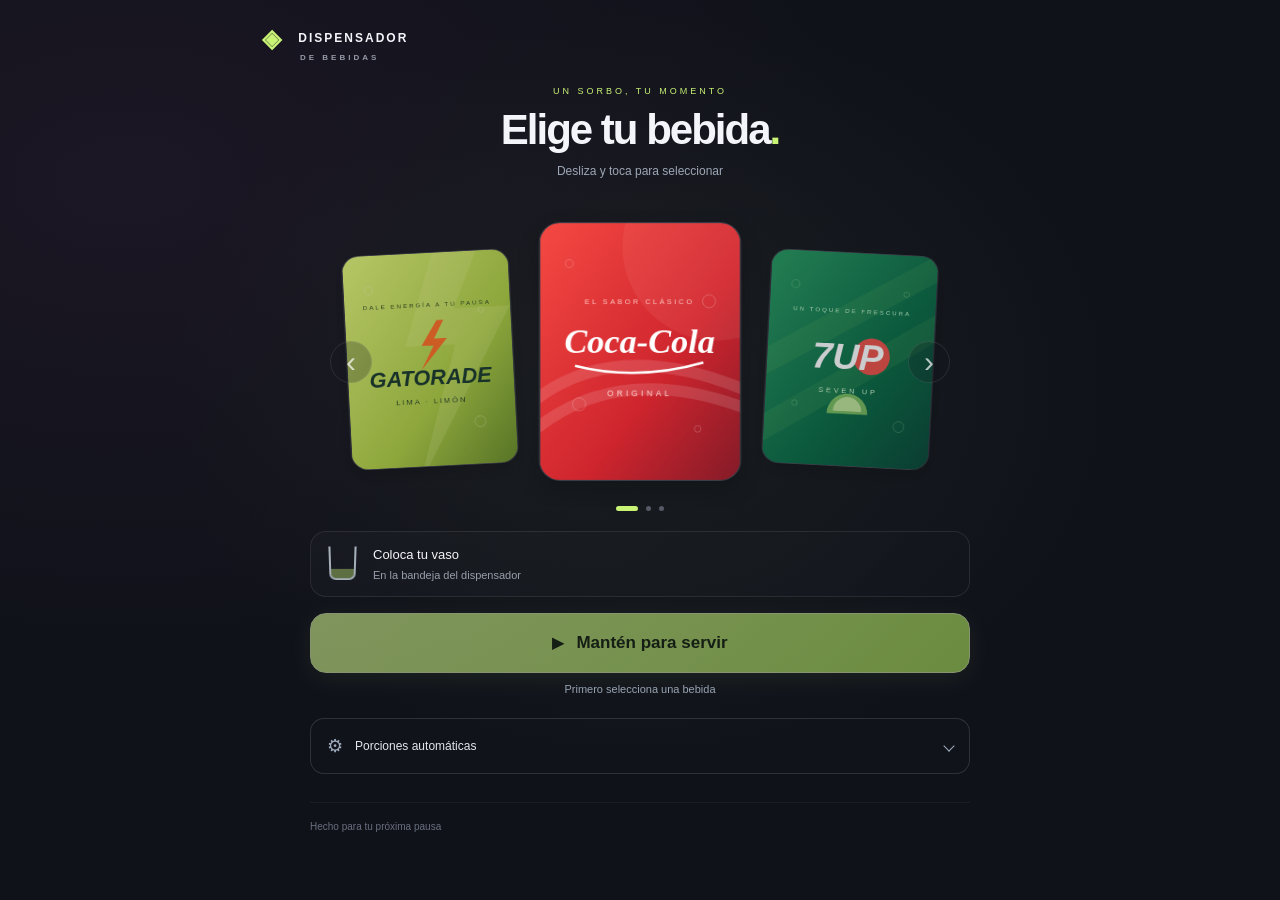
<file: index.html>
<!doctype html>
<html lang="es">
<head>
  <meta charset="utf-8">
  <meta name="viewport" content="width=device-width, initial-scale=1">
  <meta name="theme-color" content="#10121a">
  <title>Elige tu bebida · Dispensador</title>
  <link rel="stylesheet" href="css/styles.css">
  <script src="js/dispenser.js" defer></script>
  <script src="js/app.js" defer></script>
</head>
<body>
  <main class="dispenser">
    <header class="topbar"><span class="wordmark"><span class="brand-symbol">◈</span> DISPENSADOR <small>DE BEBIDAS</small></span></header>
    <section class="intro"><p class="eyebrow">UN SORBO, TU MOMENTO</p><h1>Elige tu bebida<span>.</span></h1><p id="guidance">Desliza y toca para seleccionar</p></section>
    <section class="selection" aria-label="Selección de bebida">
      <div class="carousel" id="carousel" aria-label="Carrusel de bebidas">
        <button class="arrow previous" id="previous" aria-label="Bebida anterior">‹</button>
        <div class="cards" id="cards">
          <button class="drink" data-index="0" aria-label="Coca-Cola" aria-pressed="false"><img src="assets/cola.svg" alt="Panel rojo de Coca-Cola" draggable="false"><span class="selected-label">Seleccionada</span><span class="card-footer">01 <span>TOCA PARA SELECCIONAR</span></span></button>
          <button class="drink" data-index="1" aria-label="Seven Up" aria-pressed="false"><img src="assets/seven.svg" alt="Panel verde de Seven Up" draggable="false"><span class="selected-label">Seleccionada</span><span class="card-footer">02 <span>TOCA PARA SELECCIONAR</span></span></button>
          <button class="drink" data-index="2" aria-label="Gatorade lima-limón" aria-pressed="false"><img src="assets/gatorade.svg" alt="Panel amarillo verdoso de Gatorade lima-limón" draggable="false"><span class="selected-label">Seleccionada</span><span class="card-footer">03 <span>TOCA PARA SELECCIONAR</span></span></button>
        </div>
        <button class="arrow next" id="next" aria-label="Bebida siguiente">›</button>
      </div>
      <div class="pagination" aria-hidden="true"><i></i><i></i><i></i></div>
    </section>
    <section class="control" aria-label="Estado del dispensador">
      <div class="glass" aria-hidden="true"><div class="liquid"></div><i></i><i></i><i></i></div>
      <div class="status-copy"><p id="status" role="status" aria-live="polite">Coloca tu vaso</p><p id="hint">En la bandeja del dispensador</p></div>
    </section>
    <section class="manual-control" aria-label="Servido manual">
      <div class="pour-visual" aria-hidden="true"><span></span><i></i><i></i><i></i></div>
      <button id="manual-serve" class="manual-serve" type="button" disabled><span class="serve-icon" aria-hidden="true">▶</span><span id="manual-label">Mantén para servir</span></button>
      <p id="manual-help">Primero selecciona una bebida</p>
    </section>
    <details class="portion" id="automatic-portions">
      <summary><span class="portion-settings" aria-hidden="true">⚙</span><span id="automatic-label">Porciones automáticas</span><span class="portion-chevron" aria-hidden="true"></span></summary>
      <div class="portion-inner">
      <div class="portion-heading"><h2 id="portion-title">¿Cuánto te servimos?</h2><span id="portion-summary" aria-live="polite">Primero elige tu bebida</span></div>
      <div class="portion-options" role="group" aria-label="Tamaño de la porción" style="--portion-index:1">
        <span class="portion-highlight" aria-hidden="true"></span>
        <button class="portion-button" type="button" data-ounces="4" aria-pressed="false" disabled><span class="portion-action">SERVIR</span><span class="portion-volume">4 <small>oz</small></span><span class="portion-time">≈ 4,1 s</span></button>
        <button class="portion-button" type="button" data-ounces="6" aria-pressed="true" disabled><span class="portion-action">SERVIR</span><span class="portion-volume">6 <small>oz</small></span><span class="portion-time">≈ 6,1 s</span></button>
        <button class="portion-button" type="button" data-ounces="8" aria-pressed="false" disabled><span class="portion-action">SERVIR</span><span class="portion-volume">8 <small>oz</small></span><span class="portion-time">≈ 8,1 s</span></button>
      </div>
      <p class="portion-note">Un toque inicia · Parada automática al terminar</p>
      </div>
    </details>
    <footer>Hecho para tu próxima pausa</footer>
  </main>
</body>
</html>
</file>
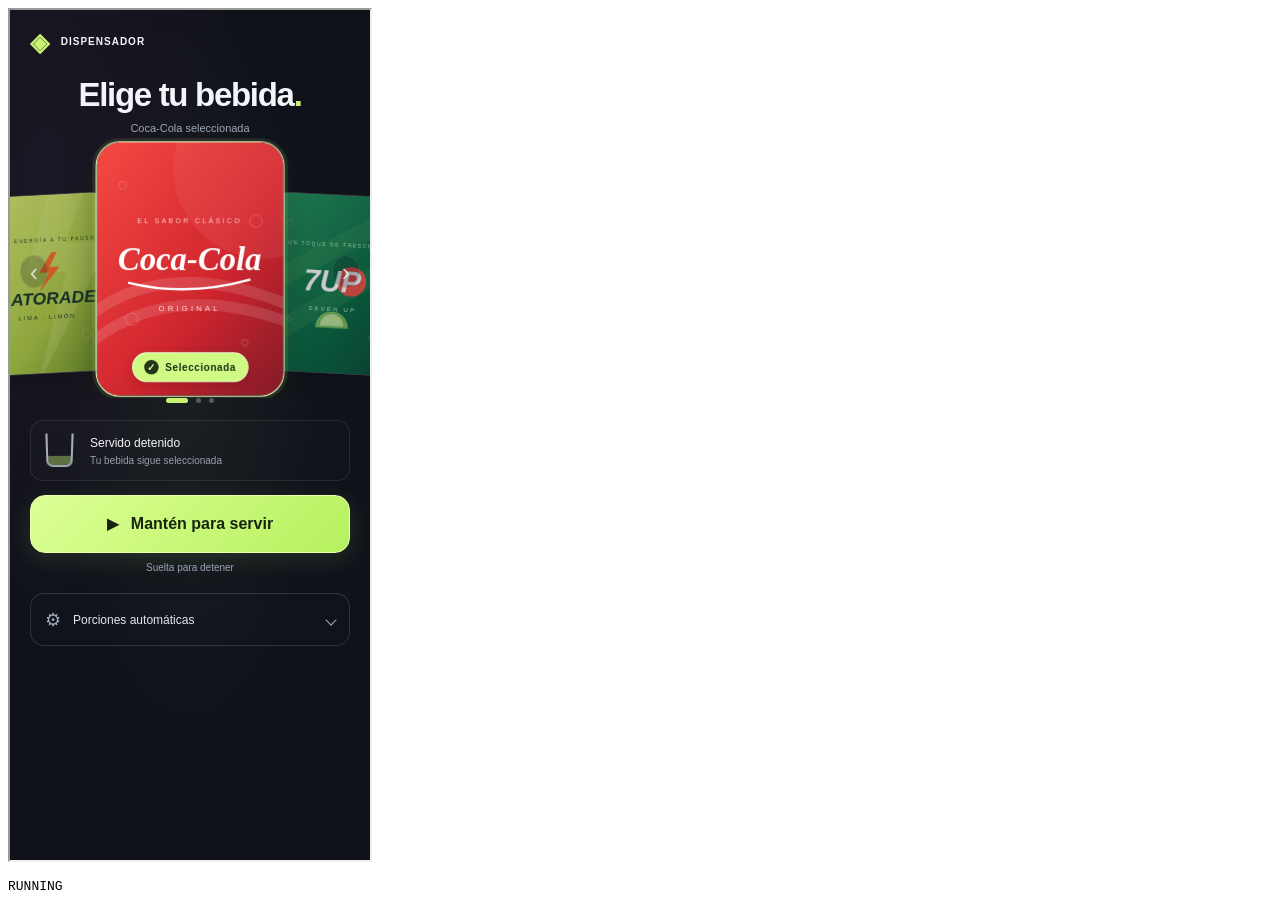
<file: tests/interaction.html>
<!doctype html><meta charset="utf-8"><iframe src="../index.html" style="width:360px;height:850px"></iframe><pre id="result">RUNNING</pre><script>
const frame=document.querySelector('iframe'),results=[],errors=[];
frame.addEventListener('load',async()=>{
const w=frame.contentWindow,d=w.document,c=[...d.querySelectorAll('.drink')],area=d.querySelector('#carousel');
w.addEventListener('error',e=>errors.push(e.message));
const delay=ms=>new Promise(r=>setTimeout(r,ms));
const check=(name,ok)=>results.push((ok?'PASS ':'FAIL ')+name);
const active=()=>d.body.classList.contains('serving');
const panel=d.querySelector('#automatic-portions'),manual=d.querySelector('#manual-serve');
check('Automatic portions initially collapsed',!panel.open);
manual.setPointerCapture=()=>{};manual.hasPointerCapture=()=>false;
const selected=()=>c.findIndex(x=>x.getAttribute('aria-pressed')==='true');
const sizes=[...d.querySelectorAll('.portion-button')];
const chosenSize=()=>Number(sizes.find(x=>x.getAttribute('aria-pressed')==='true').dataset.ounces);
check('Default portion is 6 oz',chosenSize()===6);
sizes[0].click();check('Portion actions require a selected drink',sizes.every(x=>x.disabled)&&!active()&&selected()===-1);
// Synthetic PointerEvents do not create browser active pointers: stub capture only.
c.forEach(x=>{x.setPointerCapture=()=>{};x.hasPointerCapture=()=>false;});
function point(type,card=c[0],extra={}){const r=card.getBoundingClientRect();card.dispatchEvent(new w.PointerEvent(type,{bubbles:true,pointerId:1,isPrimary:true,button:0,clientX:r.x+r.width/2,clientY:r.y+r.height/2,...extra}));}
function key(type,k,card=c[0],repeat=false){card.dispatchEvent(new w.KeyboardEvent(type,{key:k,bubbles:true,cancelable:true,repeat}));}
point('pointerdown');await delay(360);check('Hold without selection does not serve',!active()&&selected()===-1);point('pointerup');
point('pointerdown');point('pointerup');check('First tap selects only',selected()===0&&!active());
point('pointerdown');point('pointerup');await delay(340);check('Short second tap does not serve',!active());
point('pointerdown');await delay(350);check('Second hold serves',active());
check('Portion buttons locked while serving',sizes.every(x=>x.disabled));sizes[0].click();check('Portion cannot change during serving',chosenSize()===6);
const old=selected();d.querySelector('#next').click();check('Carousel locked while serving',selected()===old);
point('pointerdown',c[1],{pointerId:2,isPrimary:false});point('pointerup',c[1],{pointerId:2,isPrimary:false});check('Additional pointer ignored',active());
point('pointerup');check('Release stops and retains selection',!active()&&selected()===0);
check('Portion retained and unlocked after release',chosenSize()===6&&sizes.every(x=>!x.disabled));
point('pointerdown');await delay(350);point('pointermove',c[0],{clientX:-20});check('Leaving area stops',!active());point('pointermove');await delay(350);check('Reentry does not restart',!active());point('pointerup');
point('pointerdown');await delay(350);point('pointercancel');check('Pointer cancellation stops',!active());
point('pointerdown');await delay(350);point('lostpointercapture');check('Lost capture stops',!active());
point('pointerdown');await delay(350);w.dispatchEvent(new Event('blur'));check('Blur stops',!active());
point('pointerdown');await delay(350);Object.defineProperty(d,'hidden',{configurable:true,value:true});d.dispatchEvent(new Event('visibilitychange'));check('Hidden page stops',!active());Object.defineProperty(d,'hidden',{configurable:true,value:false});
point('pointerdown');await delay(350);w.dispatchEvent(new Event('pagehide'));check('Page exit stops',!active());
point('pointerdown');const r=c[0].getBoundingClientRect();point('pointermove',c[0],{clientX:r.x-70});point('pointerup',c[0],{clientX:r.x-70});await delay(350);check('Swipe clears selection and never serves',selected()===-1&&!active());
c[1].focus();key('keydown','Enter',c[1]);check('Enter selects focused card',selected()===1);key('keydown',' ',c[1]);key('keydown',' ',c[1],true);await delay(350);check('Space hold serves',active());key('keyup',' ',c[1]);check('Space release stops',!active());
check('360px no horizontal page overflow',d.documentElement.scrollWidth<=360);
check('All local images loaded',Array.from(d.images).every(x=>x.complete&&x.naturalWidth>0));
frame.style.width='1100px';await delay(400);check('Desktop no horizontal overflow',d.documentElement.scrollWidth<=1100);
const demo=w.createDemoDispenser();await demo.stop({sessionId:99});await demo.start({sessionId:99,drinkId:0});check('Canceled adapter session cannot restart',!demo.getState().serving);await demo.start({sessionId:100,drinkId:0});await demo.start({sessionId:100,drinkId:0});check('Adapter duplicate start is idempotent',demo.getState().sessionId===100);await demo.stop({sessionId:100});await demo.stop({sessionId:100});check('Adapter duplicate stop is idempotent',!demo.getState().serving);
await demo.start({sessionId:101,drinkId:1,portionOz:8});check('Adapter retains requested portion',demo.getState().portionOz===8);await demo.stop({sessionId:101});let rejected=false;try{await demo.start({sessionId:102,drinkId:0,portionOz:12});}catch(e){rejected=true;}check('Adapter rejects unsupported portions',rejected&&!demo.getState().serving);
const timing=w.DispenserTiming;
check('Provisional duration calculation',[4,6,8].every(oz=>Math.abs(timing.estimateMs(0,oz)-oz*29.57353/1750*60000)<.01)&&timing.flowMlPerMinute.every(flow=>flow===1750));
timing.flowMlPerMinute=[12000,12000,12000];
for(const [i,oz] of [4,6,8].entries()){
  panel.open=true;
  sizes[i].click();await delay(20);
  check(`${oz} oz closes panel and shows serving quantity`,!panel.open&&d.querySelector('#automatic-label').textContent===`Sirviendo ${oz} oz`);
  check(`${oz} oz single click starts automatically`,active()&&chosenSize()===oz&&d.querySelector('#hint').textContent.includes(`${oz} oz`));
  key('keyup',' ',sizes[i]);check(`${oz} oz release does not stop automatic mode`,active());
  sizes[(i+1)%3].click();check(`${oz} oz duplicate activation blocked`,chosenSize()===oz&&sizes.every(x=>x.disabled));
  await delay(timing.estimateMs(1,oz)+80);
  check(`${oz} oz automatically completes`,!active()&&d.querySelector('#status').textContent==='Proceso finalizado'&&selected()===1);
  await delay(1550);check(`${oz} oz deselects after 1.5 seconds`,selected()===-1&&manual.disabled&&sizes.every(x=>x.disabled));
  check(`${oz} oz keeps last drink centered at normal size without a label`,c[1].style.zIndex==='3'&&c[1].style.transform.includes('scale(0.94)')&&w.getComputedStyle(c[1].querySelector('.selected-label')).display==='none');
  key('keydown','Enter',c[1]);check(`${oz} oz can be selected again without serving`,selected()===1&&!active()&&!c[1].classList.contains('is-last'));
}
sizes[0].click();await delay(100);w.dispatchEvent(new Event('blur'));check('Automatic serving can be interrupted on blur',!active());
sizes[2].click();await delay(550);check('Old deadline cannot stop a new serving session',active()&&chosenSize()===8);await delay(750);check('New session finishes on its own deadline',!active());
sizes[1].click();await delay(20);w.dispatchEvent(new Event('blur'));check('Automatic mode stops on blur',!active());
sizes[1].click();await delay(20);Object.defineProperty(d,'hidden',{configurable:true,value:true});d.dispatchEvent(new Event('visibilitychange'));check('Automatic mode stops on hidden page',!active());Object.defineProperty(d,'hidden',{configurable:true,value:false});
timing.flowMlPerMinute[1]=0;w.dispatchEvent(new Event('resize'));check('Invalid flow disables automatic actions',sizes.every(x=>x.disabled));timing.flowMlPerMinute[1]=12000;
frame.style.width='360px';panel.open=true;await delay(400);check('Large portion buttons fit at 360px',d.documentElement.scrollWidth<=360&&sizes.every(x=>x.getBoundingClientRect().width>=80));panel.open=false;
check('Manual button fits above fold at 360px',manual.getBoundingClientRect().bottom<740);
panel.open=true;const manualTop=manual.getBoundingClientRect().top;point('pointerdown',manual);check('Manual pointer press closes automatic portions immediately',!panel.open&&!active());await delay(350);check('Large manual button starts after hold',active()&&d.querySelector('#manual-label').textContent==='Sirviendo…');check('Manual hold target stays stationary during animation',Math.abs(manual.getBoundingClientRect().top-manualTop)<1);point('pointerup',manual);check('Large manual button release stops',!active());
point('pointerdown',manual);point('pointerup',manual);await delay(350);check('Manual short tap never serves',!active());
point('pointerdown',manual);await delay(350);point('pointermove',manual,{clientX:-5});check('Leaving manual button stops',!active());point('pointermove',manual);await delay(350);check('Reentry into manual button does not restart',!active());point('pointerup',manual);
point('pointerdown',manual);await delay(350);point('pointercancel',manual);check('Manual button cancellation stops',!active());
point('pointerdown',manual);await delay(350);point('lostpointercapture',manual);check('Manual button lost capture stops',!active());
panel.open=true;manual.focus();key('keydown','Enter',manual);check('Manual keyboard press closes automatic portions immediately',!panel.open&&!active());await delay(350);check('Manual button keyboard Enter hold serves',active());key('keyup','Enter',manual);check('Manual button Enter release stops',!active());
key('keydown',' ',manual);key('keydown',' ',manual,true);await delay(350);check('Manual button keyboard Space hold serves',active());key('keyup',' ',manual);check('Manual button Space release stops',!active());
await delay(1100);check('Manual selection remains before 1.5 seconds',selected()===1&&c[1].style.transform.includes('scale(1.11)'));await delay(450);check('Manual release deselects after 1.5 seconds',selected()===-1&&c[1].style.transform.includes('scale(0.94)')&&!active());
point('pointerdown',c[1]);point('pointerup',c[1]);check('Last drink requires a fresh selection tap',selected()===1&&!active());
point('pointerdown',manual);await delay(350);point('pointerup',manual);await delay(1100);point('pointerdown',manual);await delay(500);check('Previous reset cannot deselect a new serving session',active()&&selected()===1);point('pointerup',manual);
key('keydown','Enter',c[0]);await delay(1600);check('Previous reset cannot clear a new drink selection',selected()===0&&!active());
check('No observed JavaScript errors',errors.length===0);document.querySelector('#result').textContent=results.join('\n')+'\n'+errors.join('\n');
});
</script>
</file>
<file: css/styles.css>
:root{color-scheme:dark;font-family:Arial,Helvetica,sans-serif;color:#f4f5fa;background:#10121a;--accent:#c9f375}*{box-sizing:border-box}body{margin:0;min-height:100vh;background:radial-gradient(ellipse at 50% 43%,#27302966,transparent 52%),radial-gradient(ellipse at 10% 20%,#32203855,transparent 45%),#10121a}button{font:inherit;color:inherit;cursor:pointer}button:focus-visible{outline:3px solid #fff;outline-offset:6px}.dispenser{max-width:1080px;margin:auto;padding:30px 42px 24px}.topbar{display:flex;align-items:center;justify-content:space-between;gap:15px}.wordmark{font-size:12px;letter-spacing:2px;font-weight:700}.brand-symbol{font-size:25px;color:var(--accent);vertical-align:middle;margin-right:10px}.wordmark small{display:block;font-size:8px;letter-spacing:3px;margin:0 0 0 38px;color:#969aa8}.demo{border:1px solid #ffffff18;border-radius:30px;padding:9px 12px;font-size:11px;color:#b9bec9;white-space:nowrap}.demo i{display:inline-block;width:6px;height:6px;border-radius:50%;background:var(--accent);margin-right:6px}.intro{text-align:center;margin:52px 0 10px}.eyebrow{font-size:10px;letter-spacing:3px;color:var(--accent)}h1{font-size:clamp(34px,5vw,56px);letter-spacing:-2px;margin:14px 0}h1 span{color:var(--accent)}.intro>p:last-child{font-size:14px;color:#9499a9}.carousel{height:370px;position:relative;overflow:hidden;margin-top:24px;touch-action:pan-y;user-select:none;-webkit-user-select:none;-webkit-touch-callout:none}.cards{position:absolute;inset:0}.drink{padding:0;border:1px solid #ffffff30;border-radius:22px;position:absolute;width:245px;height:325px;left:50%;top:22px;overflow:hidden;box-shadow:0 18px 45px #0007;transition:transform .35s ease,opacity .35s ease,box-shadow .25s;transform:translateX(-50%);background:#252835;touch-action:pan-y}.drink img{width:100%;height:100%;object-fit:cover;pointer-events:none}.drink.is-selected{border:2px solid #efffc4;box-shadow:0 0 0 5px #d8ff8820,0 0 34px #c9f37530,0 18px 45px #0007}.selected-label{display:none;position:absolute;top:15px;left:50%;transform:translateX(-50%);background:#101a13cc;color:#edffd4;padding:7px 13px;border-radius:30px;font-size:10px;letter-spacing:.5px}.is-selected .selected-label{display:block}.card-footer{position:absolute;bottom:17px;left:19px;right:19px;display:flex;justify-content:space-between;align-items:center;font-size:11px;color:#fff9}.card-footer span{font-size:8px;letter-spacing:1px}.arrow{position:absolute;top:155px;z-index:5;width:42px;height:42px;border:1px solid #ffffff18;border-radius:50%;background:#15192340;color:#ffffffb3;font-size:30px;line-height:30px}.previous{left:9%}.next{right:9%}.arrow:disabled{opacity:.3;cursor:default}.pagination{display:flex;gap:8px;justify-content:center}.pagination i{width:5px;height:5px;border-radius:6px;background:#555a66;transition:width .3s}.pagination i.active{width:22px;background:var(--accent)}.explore{text-align:center;color:#979cac;font-size:11px;margin:15px 0 25px}.control{max-width:660px;display:flex;align-items:center;gap:20px;margin:0 auto;padding:19px 23px;background:#ffffff04;border:1px solid #ffffff12;border-radius:16px}.status-copy{flex:1}.status-copy p:first-child{font-size:14px;margin:0 0 7px}.status-copy p:last-child{font-size:11px;color:#989eab;margin:0}.stop{background:#ffffff08;border:1px solid #ffffff20;padding:11px 15px;border-radius:9px;font-size:12px}.stop span{font-size:9px;margin-right:6px;color:#ff9595}.stop:disabled{opacity:.4;cursor:default}.glass{position:relative;flex:none;width:27px;height:34px;border:2px solid #a4afb8;border-top:0;border-radius:0 0 7px 7px;overflow:hidden;transform:perspective(60px) rotateX(-9deg)}.liquid{position:absolute;bottom:0;height:10px;width:100%;background:#c9f37566}.glass i{position:absolute;bottom:-5px;width:3px;height:3px;border-radius:50%;background:#e8ffc2;left:6px;opacity:0}.glass i:nth-of-type(2){left:17px;animation-delay:.35s!important}.glass i:nth-of-type(3){left:11px;animation-delay:.7s!important}.serving .glass i{animation:bubble 1s linear infinite}.serving .liquid{animation:ripple .6s alternate infinite}.serving #status{color:var(--accent)}@keyframes bubble{0%{opacity:0;transform:translateY(0)}30%{opacity:1}100%{opacity:0;transform:translateY(-32px)}}@keyframes ripple{to{transform:skewY(7deg)}}.instructions{display:flex;justify-content:center;gap:24px;margin:26px auto 42px;color:#939aa8;font-size:10px;max-width:730px}.instructions span{flex:1;line-height:1.8}.instructions b{display:inline-grid;place-items:center;width:19px;height:19px;background:#ffffff08;border-radius:50%;margin-right:4px;color:#d0d5de;font-size:9px}footer{display:flex;justify-content:space-between;border-top:1px solid #ffffff0c;padding-top:18px;font-size:10px;color:#686f7e}footer span{font-size:8px;letter-spacing:1.5px}@media(max-width:600px){.dispenser{padding:22px 16px}.wordmark{font-size:9px;letter-spacing:1px}.wordmark small{font-size:7px;margin-left:30px;letter-spacing:1.5px}.brand-symbol{margin-right:5px;font-size:22px}.demo{font-size:9px;padding:8px}.intro{margin-top:40px}h1{letter-spacing:-1.5px}.carousel{height:340px;margin-left:-16px;margin-right:-16px}.drink{width:218px;height:295px;top:20px}.previous{left:8px}.next{right:8px}.arrow{width:30px;height:36px;top:147px;background:#10121a33}.control{padding:17px 14px;gap:12px}.status-copy p:first-child{font-size:12px}.status-copy p:last-child{font-size:10px}.stop{padding:10px;font-size:11px}.instructions{flex-direction:column;gap:10px;margin:22px 12px 30px}.instructions span{font-size:11px}footer{font-size:9px;gap:12px}footer span{font-size:7px;text-align:right;max-width:120px}}@media(prefers-reduced-motion:reduce){*,*::before,*::after{animation:none!important;transition:none!important}}

/* Animated portion selector */
.portion{max-width:660px;margin:0 auto 22px}.portion-heading{display:flex;justify-content:space-between;align-items:center;gap:10px;margin:0 3px 12px}.portion-heading h2{margin:0;font-size:14px;font-weight:500}.portion-heading>span{font-size:10px;color:var(--accent)}.portion-options{position:relative;isolation:isolate;display:grid;grid-template-columns:repeat(3,minmax(0,1fr));padding:5px;border:1px solid #ffffff16;border-radius:15px;background:#ffffff04}.portion-highlight{position:absolute;z-index:-1;top:5px;bottom:5px;left:5px;width:calc((100% - 10px)/3);border-radius:10px;background:linear-gradient(135deg,#d4fa8d,#a9d85f);box-shadow:0 0 22px #c9f37516;transform:translateX(calc(var(--portion-index)*100%));transition:transform .28s cubic-bezier(.22,1,.36,1)}.portion-button{display:flex;align-items:center;justify-content:center;gap:12px;min-height:58px;min-width:0;padding:10px;border:0;border-radius:10px;background:transparent;color:#a3aab9;font-size:22px;font-weight:700;transition:color .2s,transform .2s;touch-action:manipulation}.portion-button small{font-size:11px;font-weight:400}.portion-button[aria-pressed=true]{color:#1c3014}.portion-button:not(:disabled):hover{transform:translateY(-2px)}.portion-button:disabled{cursor:default}.portion-button:disabled:not([aria-pressed=true]){opacity:.4}.portion-cup{position:relative;display:block;width:17px;border:1.5px solid currentColor;border-top-width:2px;border-radius:2px 2px 5px 5px;transform:skewX(-3deg);opacity:.8}.portion-cup::after{content:'';position:absolute;left:2px;right:2px;bottom:3px;height:38%;background:currentColor;opacity:.35;border-radius:1px 1px 2px 2px}.portion-cup.small{height:18px}.portion-cup.medium{height:23px}.portion-cup.large{height:28px}.portion-note{text-align:center;color:#858d9b;font-size:10px;margin:10px 0 0}@media(max-width:600px){.portion{margin-bottom:18px}.portion-heading h2{font-size:13px}.portion-button{min-height:54px;gap:10px;font-size:20px}}@media(prefers-reduced-motion:reduce){.portion-highlight,.portion-button{transition:none}}

/* Prominent, individual portion actions */
.portion{max-width:660px;margin:0 auto 22px;padding:20px;background:linear-gradient(140deg,#232936,#191e28);border:1px solid #ffffff20;border-radius:20px;box-shadow:0 14px 35px #0002}.portion-heading{margin-bottom:17px}.portion-heading h2{font-size:17px;font-weight:700;letter-spacing:-.3px}.portion-heading>span{font-size:10px;color:#b7c0cf;text-align:right}.portion-options{gap:10px;padding:0;border:0;background:transparent}.portion-highlight{display:none}.portion-button{flex-direction:column;gap:4px;min-height:114px;background:linear-gradient(145deg,#d6fa98,#a9d764);border:1px solid #e6ffc2;color:#203512;border-radius:14px;box-shadow:0 5px 0 #597538,0 9px 17px #0003;transition:transform .18s,box-shadow .18s,background .18s}.portion-action{font-size:9px;font-weight:700;letter-spacing:2px}.portion-volume{font-size:39px;line-height:1.2;letter-spacing:-1px}.portion-volume small{font-size:16px;font-weight:500;letter-spacing:0}.portion-time{font-size:11px;font-weight:500;opacity:.75}.portion-button[aria-pressed=true]{color:#203512}.portion-button:disabled:not([aria-pressed=true]),.portion-button:disabled{opacity:.78;cursor:default}.portion-button:enabled:hover{transform:translateY(-3px);box-shadow:0 8px 0 #597538,0 14px 24px #0004;background:linear-gradient(145deg,#e3ffb0,#b9e478)}.portion-button:enabled:active{transform:translateY(3px);box-shadow:0 2px 0 #597538}.serving .portion-button[aria-pressed=true]{opacity:1;border-color:#fff;box-shadow:0 0 0 3px #d4ff8930,0 5px 0 #597538}.portion-note{margin-top:17px;color:#d4dbe6;font-size:11px}.timing-note{font-size:9px;color:#929eae;text-align:center;line-height:1.6;margin:8px 0 0}.manual-note{max-width:660px;margin:-20px auto 30px;text-align:center;font-size:10px;line-height:1.7;color:#8d97a7}.stop:not(:disabled){background:#592b32;border-color:#e36a78;color:#ffe9ed}.stop:not(:disabled):hover{background:#79343f}@media(max-width:600px){.intro{margin-top:28px}.carousel{height:315px}.drink{height:275px}.portion{padding:17px 13px}.portion-heading h2{font-size:15px}.portion-heading>span{max-width:125px}.portion-options{gap:8px}.portion-button{min-height:104px;padding:10px 5px}.portion-volume{font-size:35px}.portion-volume small{font-size:14px}.portion-action{font-size:8px;letter-spacing:1.5px}.timing-note{font-size:9px}.manual-note{margin:-10px 8px 25px}}@media(prefers-reduced-motion:reduce){.portion-button{transition:none}}

/* Lighter carousel: the selected panel lifts toward the viewer. */
.drink{top:30px;border-color:#ffffff24;box-shadow:0 10px 24px #0003;transition:transform .3s cubic-bezier(.22,.8,.25,1.08),opacity .25s ease,box-shadow .3s ease,border-color .25s ease;will-change:transform}.drink.is-selected{border:1px solid #edffc6;box-shadow:0 0 0 3px #d8ff881a,0 6px 18px #c9f37512,0 20px 32px #0005}.drink img{transition:filter .25s ease}.drink:not(.is-selected):hover img{filter:brightness(1.07)}.selected-label{top:13px;background:#162313b8;border:1px solid #eaffb52b;box-shadow:0 3px 10px #0002}@media(max-width:600px){.drink{top:28px}}@media(prefers-reduced-motion:reduce){.drink,.drink img{transition:none}}

/* One-handed layout: selection, manual serving, then optional portions. */
.dispenser{max-width:820px;padding:24px 32px}.intro{margin:24px 0 8px}.intro .eyebrow{font-size:9px;margin:0 0 10px}h1{font-size:42px;margin:8px 0 10px}.intro>p:last-child{font-size:12px;margin:0;color:#9da6b5}.carousel{height:320px;margin-top:8px}.drink{width:215px;height:275px;top:28px}.selected-label{top:auto;bottom:13px;background:#d0fa83;color:#193015;border:1px solid #e9ffc5;font-size:10px;font-weight:700;white-space:nowrap;padding:7px 12px}.selected-label::before{content:'✓';display:inline-grid;place-items:center;border-radius:50%;width:13px;height:13px;margin-right:6px;background:#24351a;color:#dcffa2;font-size:9px}.card-footer{display:none}.pagination{margin:0 0 20px}.control{padding:15px 18px;gap:17px;border-color:#ffffff16;background:linear-gradient(130deg,#ffffff05,#ffffff02)}.status-copy p:first-child{font-size:13px}.status-copy p:last-child{font-size:11px}.manual-control{max-width:660px;margin:16px auto 0;padding:0;overflow:hidden}.manual-serve{display:flex;align-items:center;justify-content:center;gap:12px;width:100%;min-height:60px;border:1px solid #e6ffb5;border-radius:16px;background:linear-gradient(135deg,#dcff95,#b6f15f);color:#17250e;font-size:17px;font-weight:700;box-shadow:0 6px 24px #b7f36d22;touch-action:none;user-select:none;-webkit-user-select:none;-webkit-touch-callout:none;transition:transform .18s,box-shadow .2s}.manual-serve:enabled:active{transform:scale(.985);box-shadow:0 0 24px #b7f36d40}.manual-serve:disabled{opacity:.55;cursor:default}.serving .manual-serve{opacity:1}.serve-icon{font-size:15px}#manual-help{text-align:center;font-size:11px;color:#98a4b5;margin:10px 0 0;min-height:15px}.pour-visual{height:0;position:relative;overflow:hidden;transition:height .2s ease}.serving .pour-visual{height:38px}.pour-visual span,.pour-visual span::after{position:absolute;display:block;content:'';left:-5%;width:110%;height:36px;top:25px;border-radius:50%;background:#ef4e4850;box-shadow:0 -2px 0 #ff7b71;animation:pour-wave 1.2s ease-in-out alternate infinite}.pour-visual span::after{left:0;top:4px;background:#ff665838;animation-delay:-.6s}.pour-visual i{position:absolute;left:25%;bottom:-5px;width:4px;height:4px;border:1px solid #fda39b;border-radius:50%;animation:bubble 1.3s linear infinite}.pour-visual i:nth-of-type(2){left:60%;animation-delay:.4s}.pour-visual i:nth-of-type(3){left:80%;animation-delay:.8s}@keyframes pour-wave{to{transform:translateY(-7px) rotate(2deg)}}.portion{margin:20px auto 28px;padding:0;border-radius:14px;background:#ffffff02;box-shadow:none;overflow:visible}.portion summary{display:flex;align-items:center;gap:12px;padding:16px;cursor:pointer;font-size:12px;color:#e2e7ef;list-style:none;min-height:51px;user-select:none}.portion summary::-webkit-details-marker{display:none}.portion summary:focus-visible{outline:2px solid var(--accent);outline-offset:4px;border-radius:14px}.portion-settings{font-size:18px;color:#9facbc}.portion-chevron{margin-left:auto;width:8px;height:8px;border-right:1px solid #9facbc;border-bottom:1px solid #9facbc;transform:rotate(45deg);transition:transform .2s}.portion[open] .portion-chevron{transform:rotate(225deg)}.portion-inner{padding:4px 16px 17px}.portion-heading{margin:0 0 13px}.portion-heading h2{font-size:13px}.portion-heading>span{font-size:9px}.portion-button{min-height:91px}.portion-volume{font-size:31px}.portion-note{font-size:10px;margin-top:13px}footer{max-width:660px;margin:auto}body.serving .portion summary{cursor:default}body.serving #automatic-label{color:var(--accent)}@media(max-width:600px){.dispenser{padding:18px 20px 20px;max-width:480px}.topbar{min-height:28px}.wordmark{font-size:10px}.wordmark small{display:none}.brand-symbol{font-size:25px;margin-right:7px}.intro{margin:19px 0 3px}.intro .eyebrow{display:none}h1{font-size:33px;letter-spacing:-1.3px;margin:7px 0 8px}.intro>p:last-child{font-size:11px}.carousel{height:260px;margin:4px -20px 0}.drink{width:170px;height:230px;top:23px}.previous{left:10px}.next{right:10px}.arrow{top:117px;width:28px;height:33px;font-size:25px}.selected-label{font-size:9px;padding:6px 10px;bottom:12px}.pagination{margin-bottom:17px}.control{padding:12px 15px;border-radius:13px;min-height:61px}.status-copy p:first-child{font-size:12px;margin-bottom:5px}.status-copy p:last-child{font-size:10px}.manual-control{margin-top:14px}.manual-serve{min-height:58px;font-size:16px;border-radius:15px}#manual-help{font-size:10px;margin-top:9px}.portion{margin:16px auto 0}.portion summary{padding:14px;font-size:12px}.portion-inner{padding:4px 12px 15px}.portion-heading h2{font-size:12px}.portion-volume{font-size:29px}.portion-button{min-height:86px}.portion-action{font-size:8px}.portion-time{font-size:10px}footer{display:none}}@media(prefers-reduced-motion:reduce){.pour-visual,.manual-serve,.portion-chevron{transition:none}.pour-visual span,.pour-visual span::after,.pour-visual i{animation:none}}

/* Keep the hold target stationary when the liquid animation appears. */
.manual-control{position:relative;overflow:visible}.pour-visual{position:absolute;left:0;right:0;top:-28px;height:28px;opacity:0;pointer-events:none;transition:opacity .2s}.serving .pour-visual{height:28px;opacity:1}.pour-visual span{top:23px}@media(prefers-reduced-motion:reduce){.pour-visual{transition:none}}
</file>
